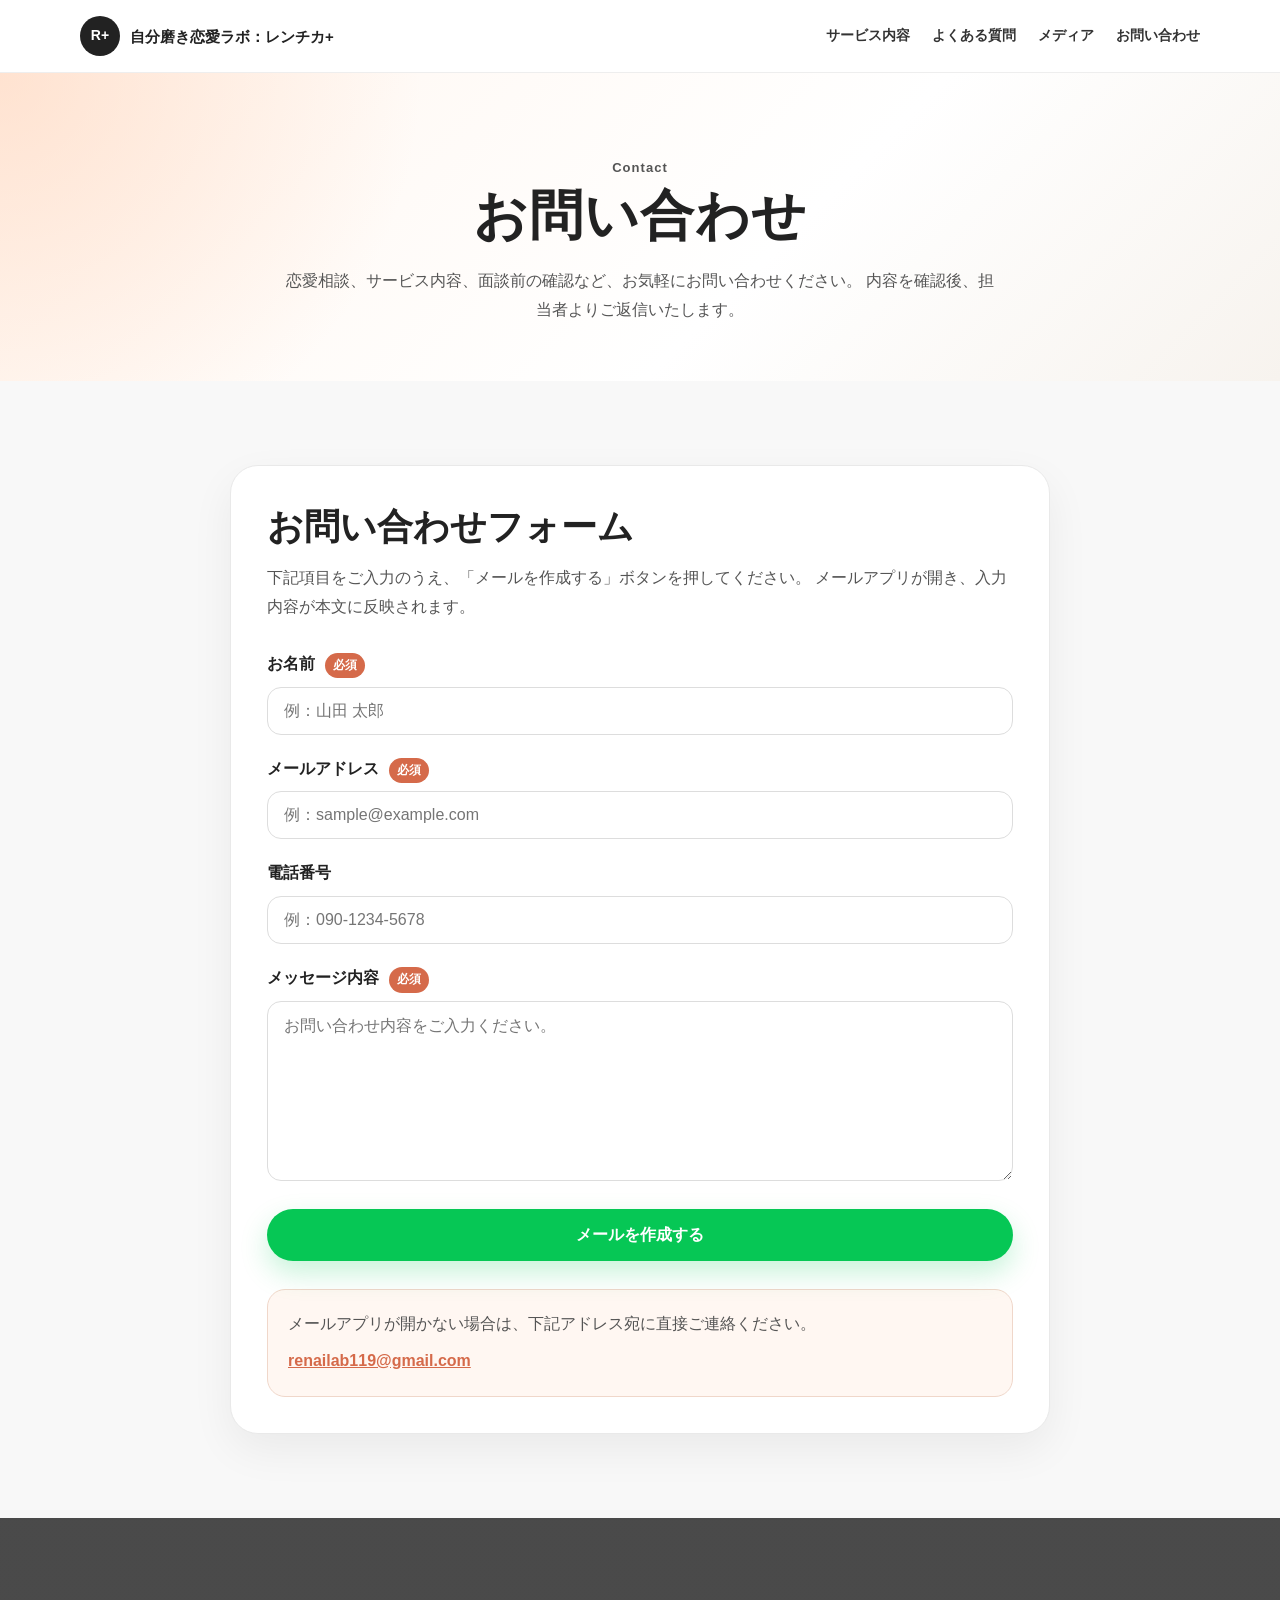
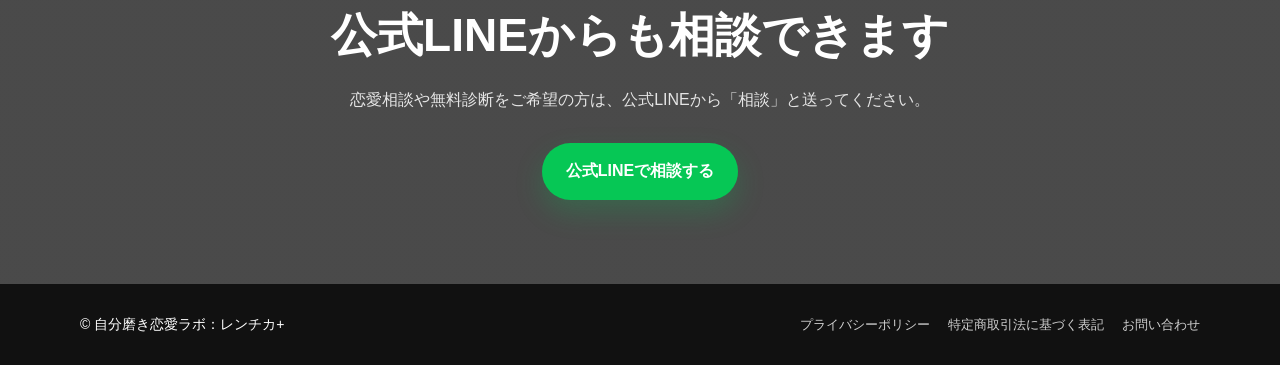
<file: contact.html>
<!DOCTYPE html>
<html lang="ja">
<head>
  <meta charset="UTF-8" />
  <meta name="viewport" content="width=device-width, initial-scale=1.0" />

  <title>お問い合わせ｜自分磨き恋愛ラボ：レンチカ+</title>
  <meta name="description" content="自分磨き恋愛ラボ：レンチカ+へのお問い合わせページです。" />

  <link rel="stylesheet" href="style.css" />
</head>

<body>
  <!-- Header -->
  <header class="site-header">
    <div class="header-inner">
      <a href="index.html" class="logo">
        <span class="logo-mark">R+</span>
        <span class="logo-text">自分磨き恋愛ラボ：レンチカ+</span>
      </a>

      <nav class="nav">
        <a href="index.html#services">サービス内容</a>
        <a href="index.html#faq">よくある質問</a>
        <a href="media.html">メディア</a>
        <a href="contact.html">お問い合わせ</a>
      </nav>
    </div>
  </header>

  <!-- Contact Hero -->
  <section class="contact-hero">
    <div class="container narrow">
      <p class="section-label">Contact</p>
      <h1>お問い合わせ</h1>
      <p>
        恋愛相談、サービス内容、面談前の確認など、お気軽にお問い合わせください。  
        内容を確認後、担当者よりご返信いたします。
      </p>
    </div>
  </section>

  <!-- Contact Form -->
  <section class="section contact-section">
    <div class="container narrow">
      <div class="contact-card">
        <h2>お問い合わせフォーム</h2>
        <p class="contact-note">
          下記項目をご入力のうえ、「メールを作成する」ボタンを押してください。  
          メールアプリが開き、入力内容が本文に反映されます。
        </p>

        <form id="contactForm" class="contact-form">
          <div class="form-group">
            <label for="name">お名前 <span>必須</span></label>
            <input type="text" id="name" name="name" placeholder="例：山田 太郎" required />
          </div>

          <div class="form-group">
            <label for="email">メールアドレス <span>必須</span></label>
            <input type="email" id="email" name="email" placeholder="例：sample@example.com" required />
          </div>

          <div class="form-group">
            <label for="tel">電話番号</label>
            <input type="tel" id="tel" name="tel" placeholder="例：090-1234-5678" />
          </div>

          <div class="form-group">
            <label for="message">メッセージ内容 <span>必須</span></label>
            <textarea id="message" name="message" rows="8" placeholder="お問い合わせ内容をご入力ください。" required></textarea>
          </div>

          <button type="submit" class="btn btn-primary contact-submit">
            メールを作成する
          </button>
        </form>

        <div class="direct-mail">
          <p>メールアプリが開かない場合は、下記アドレス宛に直接ご連絡ください。</p>
          <a href="mailto:renailab119@gmail.com">renailab119@gmail.com</a>
        </div>
      </div>
    </div>
  </section>

  <!-- Line CTA -->
  <section class="final-cta contact-line-cta">
    <div class="container narrow">
      <h2>公式LINEからも相談できます</h2>
      <p>
        恋愛相談や無料診断をご希望の方は、公式LINEから「相談」と送ってください。
      </p>
      <a class="btn btn-primary" href="https://lin.ee/u928Gog" target="_blank" rel="noopener">
        公式LINEで相談する
      </a>
    </div>
  </section>

  <!-- Footer -->
  <footer class="site-footer">
    <div class="footer-inner">
      <p>© 自分磨き恋愛ラボ：レンチカ+</p>
      <div class="footer-links">
        <a href="privacy.html">プライバシーポリシー</a>
        <a href="law.html">特定商取引法に基づく表記</a>
        <a href="contact.html">お問い合わせ</a>
      </div>
    </div>
  </footer>

  <script>
    const contactForm = document.getElementById("contactForm");

    contactForm.addEventListener("submit", function(event) {
      event.preventDefault();

      const name = document.getElementById("name").value.trim();
      const email = document.getElementById("email").value.trim();
      const tel = document.getElementById("tel").value.trim();
      const message = document.getElementById("message").value.trim();

      if (!name || !email || !message) {
        alert("お名前、メールアドレス、メッセージ内容を入力してください。");
        return;
      }

      const to = "renailab119@gmail.com";
      const subject = "【レンチカ+】お問い合わせ";
      const body =
`自分磨き恋愛ラボ：レンチカ+ ご担当者様

以下の内容でお問い合わせいたします。

【お名前】
${name}

【メールアドレス】
${email}

【電話番号】
${tel || "未入力"}

【メッセージ内容】
${message}

--------------------------------
このメールはお問い合わせフォームから作成されました。`;

      const mailtoLink =
        `mailto:${to}?subject=${encodeURIComponent(subject)}&body=${encodeURIComponent(body)}`;

      window.location.href = mailtoLink;
    });
  </script>
</body>
</html>
</file>
<file: style.css>
* {
  box-sizing: border-box;
}

html {
  scroll-behavior: smooth;
}

body {
  margin: 0;
  font-family: -apple-system, BlinkMacSystemFont, "Hiragino Sans", "Yu Gothic", "Noto Sans JP", sans-serif;
  color: #222;
  background: #fff;
  line-height: 1.8;
}

img {
  max-width: 100%;
  display: block;
}

a {
  color: inherit;
}

.container {
  width: min(100% - 32px, 1120px);
  margin: 0 auto;
}

.narrow {
  width: min(100% - 32px, 820px);
}

/* Header */
.site-header {
  position: sticky;
  top: 0;
  z-index: 50;
  background: rgba(255, 255, 255, 0.92);
  backdrop-filter: blur(12px);
  border-bottom: 1px solid #eee;
}

.header-inner {
  width: min(100% - 32px, 1120px);
  margin: 0 auto;
  height: 72px;
  display: flex;
  align-items: center;
  justify-content: space-between;
  gap: 24px;
}

.logo {
  display: flex;
  align-items: center;
  gap: 10px;
  text-decoration: none;
  font-weight: 800;
}

.logo-mark {
  width: 40px;
  height: 40px;
  border-radius: 50%;
  background: #222;
  color: #fff;
  display: grid;
  place-items: center;
  font-size: 14px;
}

.logo-text {
  font-size: 15px;
  white-space: nowrap;
}

.nav {
  display: flex;
  align-items: center;
  gap: 22px;
  font-size: 14px;
  font-weight: 700;
}

.nav a {
  text-decoration: none;
  color: #333;
}

.nav a:hover {
  color: #d56a4a;
}

/* Hero */
.hero {
  padding: 80px 0 72px;
  background:
    radial-gradient(circle at top left, rgba(255, 207, 178, 0.5), transparent 32%),
    linear-gradient(135deg, #fff6ef 0%, #ffffff 55%, #f7f3ee 100%);
}

.hero-grid {
  display: grid;
  grid-template-columns: 1fr 0.9fr;
  gap: 52px;
  align-items: center;
}

.eyebrow,
.section-label {
  display: inline-block;
  color: #d56a4a;
  font-weight: 800;
  letter-spacing: 0.08em;
  font-size: 13px;
  margin: 0 0 12px;
}

h1 {
  font-size: clamp(34px, 5vw, 58px);
  line-height: 1.25;
  margin: 0 0 22px;
  letter-spacing: 0.02em;
}

.hero-subtitle {
  font-size: 18px;
  margin: 0 0 28px;
  color: #444;
}

.hero-actions {
  display: flex;
  gap: 14px;
  flex-wrap: wrap;
  margin-bottom: 18px;
}

.btn {
  display: inline-flex;
  justify-content: center;
  align-items: center;
  min-height: 52px;
  padding: 14px 24px;
  border-radius: 999px;
  text-decoration: none;
  font-weight: 800;
  transition: 0.2s ease;
}

.btn-primary {
  background: #06c755;
  color: #fff;
  box-shadow: 0 12px 28px rgba(6, 199, 85, 0.22);
}

.btn-primary:hover {
  transform: translateY(-2px);
  box-shadow: 0 16px 34px rgba(6, 199, 85, 0.28);
}

.btn-secondary {
  background: #fff;
  color: #222;
  border: 1px solid #ddd;
}

.btn-secondary:hover {
  transform: translateY(-2px);
  border-color: #d56a4a;
}

.note {
  color: #777;
  font-size: 13px;
}

.hero-images {
  position: relative;
  min-height: 480px;
}

.image-card {
  overflow: hidden;
  border-radius: 28px;
  box-shadow: 0 20px 60px rgba(0, 0, 0, 0.12);
  background: #eee;
}

.image-card.large {
  width: 82%;
  margin-left: auto;
}

.image-card.large img {
  height: 420px;
  width: 100%;
  object-fit: cover;
}

.image-card.small {
  position: absolute;
  left: 0;
  bottom: 10px;
  width: 48%;
  border: 8px solid #fff;
}

.image-card.small img {
  height: 210px;
  width: 100%;
  object-fit: cover;
}

/* Sections */
.section {
  padding: 84px 0;
}

.section-heading {
  text-align: center;
  margin-bottom: 42px;
}

.section-heading h2,
.narrow h2 {
  font-size: clamp(28px, 4vw, 42px);
  line-height: 1.45;
  margin: 0 0 16px;
}

.section-heading p {
  color: #555;
  margin: 0 auto;
  max-width: 760px;
}

.problems {
  background: #fff;
}

.speech-grid {
  display: grid;
  grid-template-columns: repeat(3, 1fr);
  gap: 18px;
  margin-bottom: 48px;
}

.speech-card {
  position: relative;
  background: #fff;
  border: 1px solid #ececec;
  border-radius: 22px;
  padding: 24px;
  box-shadow: 0 10px 30px rgba(0, 0, 0, 0.04);
}

.speech-card::after {
  content: "";
  position: absolute;
  left: 28px;
  bottom: -12px;
  width: 22px;
  height: 22px;
  background: #fff;
  border-right: 1px solid #ececec;
  border-bottom: 1px solid #ececec;
  transform: rotate(45deg);
}

.speech-card span {
  display: block;
  color: #d56a4a;
  font-size: 13px;
  font-weight: 800;
  margin-bottom: 8px;
}

.speech-card p {
  margin: 0;
  font-weight: 800;
  font-size: 18px;
}

.lonely-block {
  display: grid;
  grid-template-columns: 0.9fr 1fr;
  gap: 38px;
  align-items: center;
  background: #f9f6f2;
  border-radius: 28px;
  padding: 28px;
}

.lonely-image {
  overflow: hidden;
  border-radius: 24px;
}

.lonely-image img {
  width: 100%;
  height: 360px;
  object-fit: cover;
}

.lonely-text h3 {
  font-size: clamp(24px, 3vw, 34px);
  line-height: 1.45;
  margin: 0 0 18px;
}

.lonely-text p {
  color: #444;
}

.source {
  font-size: 13px;
  color: #777;
}

/* Empathy */
.empathy {
  background: #222;
  color: #fff;
}

.empathy p {
  color: rgba(255, 255, 255, 0.82);
  font-size: 17px;
}

.empathy .section-label {
  color: #ffc3a8;
}

/* Rescue */
.rescue {
  background: #fff7f2;
}

.rescue-grid {
  display: grid;
  grid-template-columns: 1fr 0.9fr;
  gap: 48px;
  align-items: center;
}

.rescue-copy h2 {
  font-size: clamp(30px, 4vw, 46px);
  line-height: 1.4;
  margin: 0 0 20px;
}

.rescue-copy p {
  color: #444;
}

.rescue-image {
  overflow: hidden;
  border-radius: 28px;
  box-shadow: 0 18px 54px rgba(0, 0, 0, 0.12);
}

.rescue-image img {
  width: 100%;
  height: 440px;
  object-fit: cover;
}

/* Services */
.services {
  background: #fff;
}

.service-grid {
  display: grid;
  grid-template-columns: repeat(3, 1fr);
  gap: 18px;
}

.service-card {
  border: 1px solid #e9e9e9;
  border-radius: 22px;
  padding: 24px;
  background: #fff;
  transition: 0.2s ease;
}

.service-card:hover {
  transform: translateY(-4px);
  box-shadow: 0 14px 34px rgba(0, 0, 0, 0.08);
}

.service-card h3 {
  margin: 0 0 10px;
  font-size: 19px;
}

.service-card p {
  margin: 0;
  color: #555;
  font-size: 15px;
}

/* Detail */
.detail {
  background: #f8f8f8;
}

.detail-grid {
  display: grid;
  grid-template-columns: 0.9fr 1fr;
  gap: 44px;
  align-items: center;
}

.detail-image {
  overflow: hidden;
  border-radius: 28px;
}

.detail-image img {
  width: 100%;
  height: 420px;
  object-fit: cover;
}

.detail-copy h2 {
  font-size: clamp(28px, 4vw, 42px);
  line-height: 1.4;
  margin: 0 0 18px;
}

.detail-copy p {
  color: #444;
}

/* FAQ */
.faq {
  background: #fff;
}

.faq-list {
  display: grid;
  gap: 14px;
}

details {
  border: 1px solid #e9e9e9;
  border-radius: 18px;
  padding: 0;
  background: #fff;
  overflow: hidden;
}

summary {
  cursor: pointer;
  list-style: none;
  padding: 20px 22px;
  font-weight: 800;
  position: relative;
}

summary::-webkit-details-marker {
  display: none;
}

summary::after {
  content: "+";
  position: absolute;
  right: 22px;
  top: 18px;
  font-size: 24px;
  color: #d56a4a;
}

details[open] summary::after {
  content: "−";
}

details p {
  padding: 0 22px 20px;
  margin: 0;
  color: #555;
}

/* CTA */
.final-cta {
  padding: 84px 0;
  background:
    linear-gradient(135deg, rgba(34, 34, 34, 0.82), rgba(34, 34, 34, 0.82)),
    url("https://images.unsplash.com/photo-1529333166437-7750a6dd5a70?auto=format&fit=crop&w=1400&q=80") center/cover;
  color: #fff;
  text-align: center;
}

.final-cta h2 {
  font-size: clamp(30px, 4vw, 46px);
  line-height: 1.45;
  margin: 0 0 18px;
}

.final-cta p {
  color: rgba(255, 255, 255, 0.86);
  margin-bottom: 28px;
}

/* Footer */
.site-footer {
  background: #111;
  color: #fff;
  padding: 28px 0;
}

.footer-inner {
  width: min(100% - 32px, 1120px);
  margin: 0 auto;
  display: flex;
  justify-content: space-between;
  gap: 18px;
  align-items: center;
  flex-wrap: wrap;
}

.footer-inner p {
  margin: 0;
  font-size: 14px;
}

.footer-links {
  display: flex;
  gap: 18px;
  flex-wrap: wrap;
}

.footer-links a {
  color: rgba(255, 255, 255, 0.8);
  text-decoration: none;
  font-size: 13px;
}

.footer-links a:hover {
  color: #fff;
}

/* Responsive */
@media (max-width: 900px) {
  .header-inner {
    height: auto;
    padding: 14px 0;
    align-items: flex-start;
  }

  .nav {
    gap: 12px;
    flex-wrap: wrap;
    justify-content: flex-end;
  }

  .hero-grid,
  .lonely-block,
  .rescue-grid,
  .detail-grid {
    grid-template-columns: 1fr;
  }

  .hero-images {
    min-height: auto;
  }

  .image-card.large {
    width: 100%;
  }

  .image-card.small {
    position: relative;
    width: 72%;
    margin-top: -50px;
  }

  .speech-grid,
  .service-grid {
    grid-template-columns: repeat(2, 1fr);
  }
}

@media (max-width: 640px) {
  .logo-text {
    font-size: 13px;
  }

  .header-inner {
    display: block;
  }

  .nav {
    margin-top: 12px;
    justify-content: flex-start;
    font-size: 13px;
  }

  .hero {
    padding: 56px 0 48px;
  }

  .section {
    padding: 60px 0;
  }

  .hero-actions {
    display: grid;
  }

  .btn {
    width: 100%;
  }

  .speech-grid,
  .service-grid {
    grid-template-columns: 1fr;
  }

  .lonely-block {
    padding: 18px;
  }

  .lonely-image img,
  .rescue-image img,
  .detail-image img {
    height: 280px;
  }

  .image-card.large img {
    height: 300px;
  }

  .image-card.small img {
    height: 160px;
  }

  .footer-inner {
    display: block;
  }

  .footer-links {
    margin-top: 14px;
  }
}


/* Contact Page */
.contact-hero {
  padding: 80px 0 56px;
  background:
    radial-gradient(circle at top left, rgba(255, 207, 178, 0.5), transparent 32%),
    linear-gradient(135deg, #fff6ef 0%, #ffffff 60%, #f7f3ee 100%);
  text-align: center;
}

.contact-hero h1 {
  font-size: clamp(34px, 5vw, 54px);
  margin: 0 0 18px;
}

.contact-hero p {
  color: #555;
  margin: 0 auto;
  max-width: 720px;
}

.contact-section {
  background: #f8f8f8;
}

.contact-card {
  background: #fff;
  border: 1px solid #e9e9e9;
  border-radius: 28px;
  padding: 36px;
  box-shadow: 0 16px 44px rgba(0, 0, 0, 0.06);
}

.contact-card h2 {
  font-size: clamp(26px, 4vw, 36px);
  line-height: 1.4;
  margin: 0 0 12px;
}

.contact-note {
  color: #555;
  margin: 0 0 28px;
}

.contact-form {
  display: grid;
  gap: 20px;
}

.form-group {
  display: grid;
  gap: 8px;
}

.form-group label {
  font-weight: 800;
  color: #222;
}

.form-group label span {
  display: inline-block;
  margin-left: 6px;
  padding: 2px 8px;
  border-radius: 999px;
  background: #d56a4a;
  color: #fff;
  font-size: 12px;
}

.form-group input,
.form-group textarea {
  width: 100%;
  padding: 14px 16px;
  border: 1px solid #ddd;
  border-radius: 14px;
  font-size: 16px;
  font-family: inherit;
  background: #fff;
  color: #222;
}

.form-group input:focus,
.form-group textarea:focus {
  outline: none;
  border-color: #d56a4a;
  box-shadow: 0 0 0 4px rgba(213, 106, 74, 0.12);
}

.form-group textarea {
  resize: vertical;
  min-height: 180px;
}

.contact-submit {
  border: none;
  cursor: pointer;
  font-family: inherit;
  font-size: 16px;
  margin-top: 8px;
}

.direct-mail {
  margin-top: 28px;
  padding: 20px;
  border-radius: 18px;
  background: #fff7f2;
  border: 1px solid #f0d7ca;
}

.direct-mail p {
  margin: 0 0 8px;
  color: #555;
}

.direct-mail a {
  color: #d56a4a;
  font-weight: 800;
  word-break: break-all;
}

.contact-line-cta {
  background:
    linear-gradient(135deg, rgba(34, 34, 34, 0.82), rgba(34, 34, 34, 0.82)),
    url("https://images.unsplash.com/photo-1516321318423-f06f85e504b3?auto=format&fit=crop&w=1400&q=80") center/cover;
}

@media (max-width: 640px) {
  .contact-card {
    padding: 24px;
    border-radius: 22px;
  }

  .contact-hero {
    padding: 56px 0 42px;
  }
}
</file>
